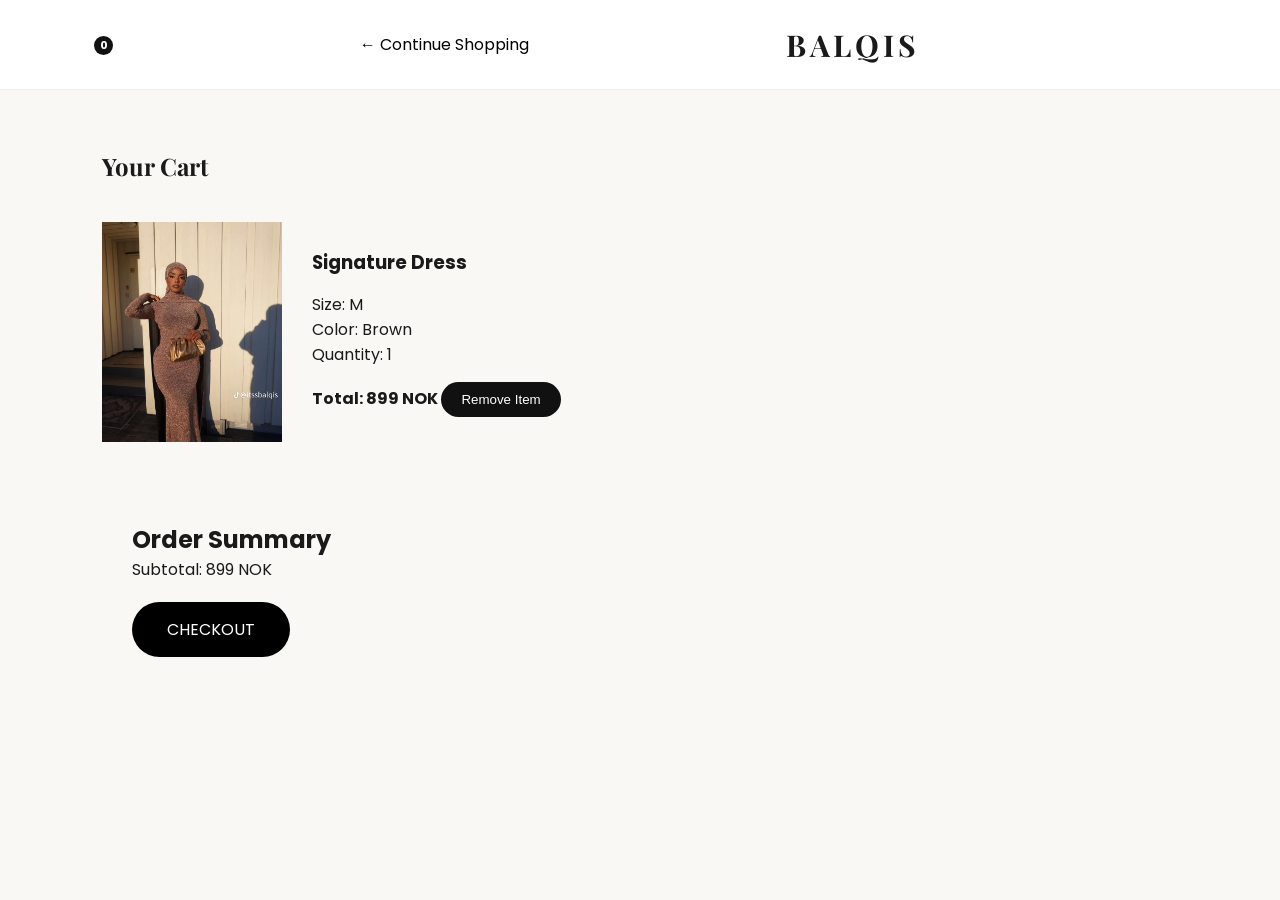
<file: cart.html>
<!DOCTYPE html>
<html lang="en">

<head>
    <meta charset="UTF-8">
    <meta name="viewport" content="width=device-width, initial-scale=1.0">
    <title>Cart | BALQIS</title>

    <link rel="stylesheet" href="style.css">

    <link href="https://fonts.googleapis.com/css2?family=Playfair+Display:wght@500;600;700&family=Poppins:wght@300;400;500;600&display=swap" rel="stylesheet">
</head>

<body>

    <nav class="shop-navbar">
        <a href="cart.html" class="header-cart">
            <i class="fa-solid fa-bag-shopping"></i>
            <span id="cartCounter">0</span>
        </a>
        <a href="shop.html" class="back-link">← Continue Shopping</a>

        <div class="shop-logo">
            BALQIS
        </div>

        <div></div>
    </nav>

    <section class="cart-page">

        <h1>Your Cart</h1>

        <div class="cart-item" id="cartItem">
            <div id="emptyCart" style="display:none;">

                <h2>Your cart is empty</h2>

                <p>Looks like you haven't added anything yet.</p>

                <a href="shop.html" class="checkout-btn">
        Continue Shopping
    </a>

            </div>

            <img src="assets/images/bilde3.jpg" alt="Dress">

            <div class="cart-info">
                <h3>Signature Dress</h3>
                <p>Size: <span id="cartSize">M</span></p>
                <p>Color: <span id="cartColor">Brown</span></p>
                <p>Quantity: <span id="cartQuantity">1</span></p>

                <strong>
    Total: <span id="cartTotal">899</span> NOK
</strong>

                <button id="removeCartBtn" class="remove-cart">
    Remove Item
</button>

            </div>

        </div>

        <div class="cart-summary">

            <h2>Order Summary</h2>

            <p>Subtotal: <span id="cartSubtotal">899</span> NOK</p>

            <a href="#" class="checkout-btn">
                CHECKOUT
            </a>

        </div>

    </section>

    <script>
        const savedQuantity = localStorage.getItem("cartQuantity") || 1;
        document.getElementById("cartQuantity").textContent = savedQuantity;
    </script>

    <script>
        const quantity = Number(localStorage.getItem("cartQuantity")) || 1;
        const price = Number(localStorage.getItem("cartPrice")) || 899;

        const total = quantity * price;

        document.getElementById("cartQuantity").textContent = quantity;
        document.getElementById("cartTotal").textContent = total;
        document.getElementById("cartSubtotal").textContent = total;
    </script>

    <script>
        const cartCounter = document.getElementById("cartCounter");

        if (cartCounter) {
            const savedCartCount =
                localStorage.getItem("cartCount") || 0;

            cartCounter.textContent = savedCartCount;
        }
    </script>

    <script>
        const cartQuantity = Number(localStorage.getItem("cartQuantity")) || 0;

        if (quantity === 0) {

            document.getElementById("cartItem").style.display = "none";

            document.getElementById("emptyCart").style.display = "block";

        }
    </script>

    <script>
        const removeBtn = document.getElementById("removeCartBtn");

        if (removeBtn) {

            removeBtn.addEventListener("click", () => {

                localStorage.removeItem("cartQuantity");
                localStorage.removeItem("cartCount");

                location.reload();

            });

        }
    </script>
    <script>
        document.getElementById("cartSize").textContent =
            localStorage.getItem("cartSize") || "M";

        document.getElementById("cartColor").textContent =
            localStorage.getItem("cartColor") || "Brown";
    </script>

</body>

</html>
</file>
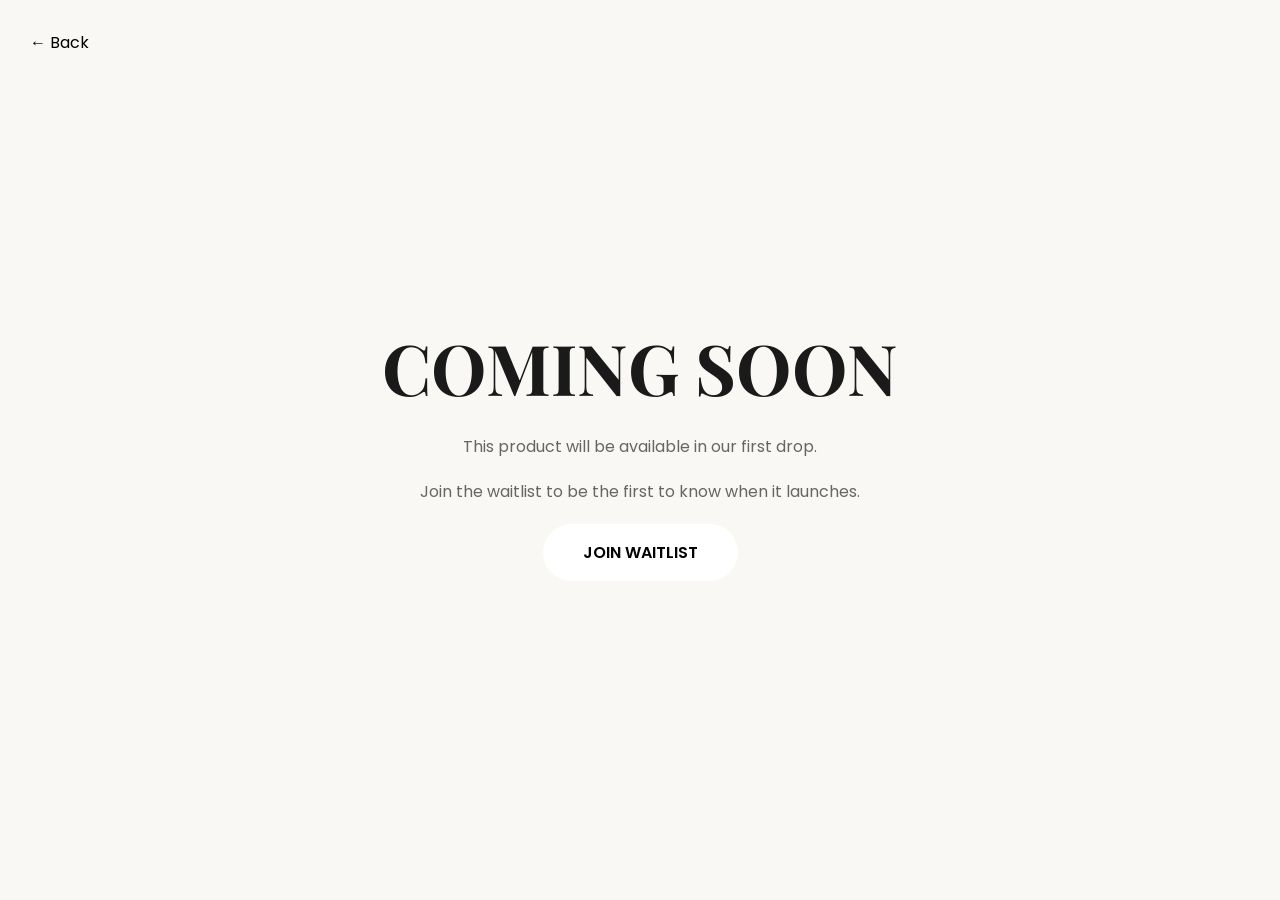
<file: coming-soon.html>
<!DOCTYPE html>
<html lang="en">

<head>
    <meta charset="UTF-8">
    <meta name="viewport" content="width=device-width, initial-scale=1.0">
    <title>Coming Soon | BALQIS</title>

    <link rel="stylesheet" href="style.css">

    <link href="https://fonts.googleapis.com/css2?family=Playfair+Display:wght@500;600;700&family=Poppins:wght@300;400;500;600&display=swap" rel="stylesheet">
</head>

<body>

    <section class="coming-soon-page">

        <a href="index.html" class="back-link">
            ← Back
        </a>

        <h1>COMING SOON</h1>

        <p>
            This product will be available in our first drop.
        </p>

        <p>
            Join the waitlist to be the first to know when it launches.
        </p>

        <a href="index.html#contact" class="btn">
            JOIN WAITLIST
        </a>

    </section>

</body>

</html>
</file>
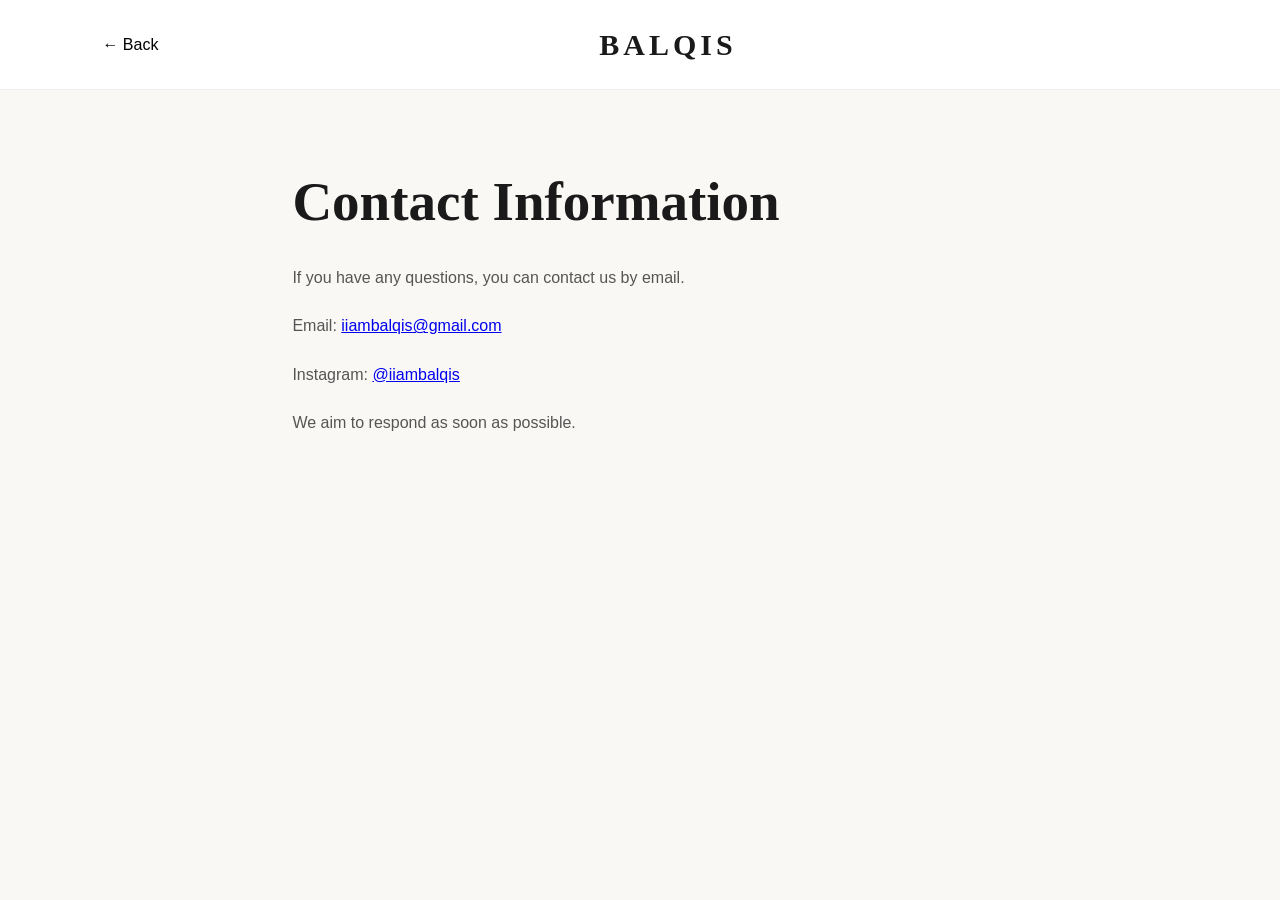
<file: contact.html>
<!DOCTYPE html>
<html lang="en">

<head>
    <meta charset="UTF-8">
    <title>Contact Information | BALQIS</title>
    <link rel="stylesheet" href="style.css">
</head>

<body>

    <nav class="shop-navbar">
        <a href="index.html" class="back-link">← Back</a>
        <div class="shop-logo">BALQIS</div>
        <div></div>
    </nav>

    <section class="policy-page">
        <h1>Contact Information</h1>

        <p>If you have any questions, you can contact us by email.</p>

        <p>
            Email: <a href="mailto:iiambalqis@gmail.com">iiambalqis@gmail.com</a>
        </p>

        <p>
            Instagram: <a href="https://www.instagram.com/iiambalqis/" target="_blank">@iiambalqis</a>
        </p>

        <p>We aim to respond as soon as possible.</p>
    </section>

</body>

</html>
</file>
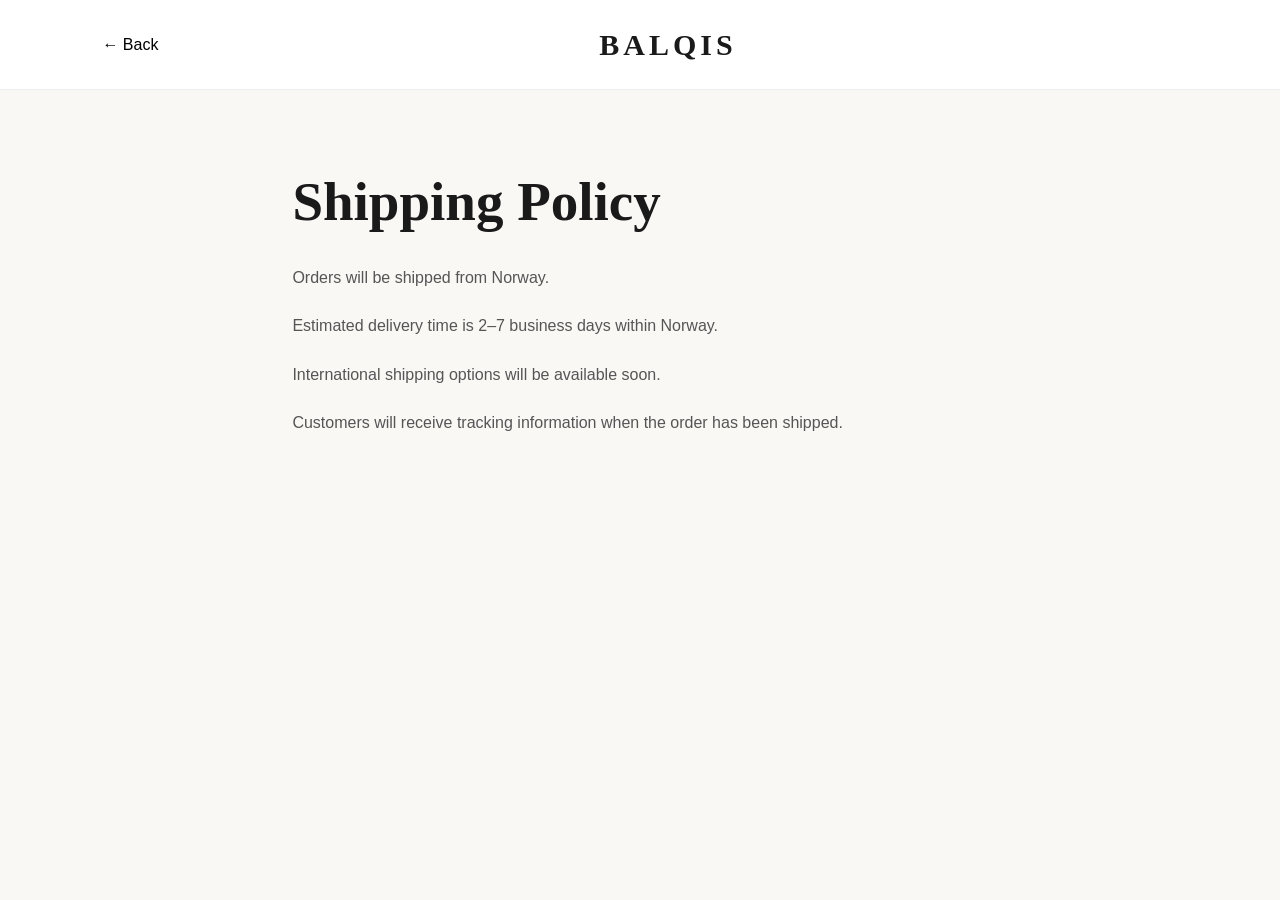
<file: delivery.html>
<!DOCTYPE html>
<html lang="en">

<head>
    <meta charset="UTF-8">
    <title>Shipping Policy | BALQIS</title>
    <link rel="stylesheet" href="style.css">
</head>

<body>

    <nav class="shop-navbar">
        <a href="index.html" class="back-link">← Back</a>
        <div class="shop-logo">BALQIS</div>
        <div></div>
    </nav>

    <section class="policy-page">
        <h1>Shipping Policy</h1>

        <p>Orders will be shipped from Norway.</p>
        <p>Estimated delivery time is 2–7 business days within Norway.</p>
        <p>International shipping options will be available soon.</p>
        <p>Customers will receive tracking information when the order has been shipped.</p>
    </section>

</body>

</html>
</file>
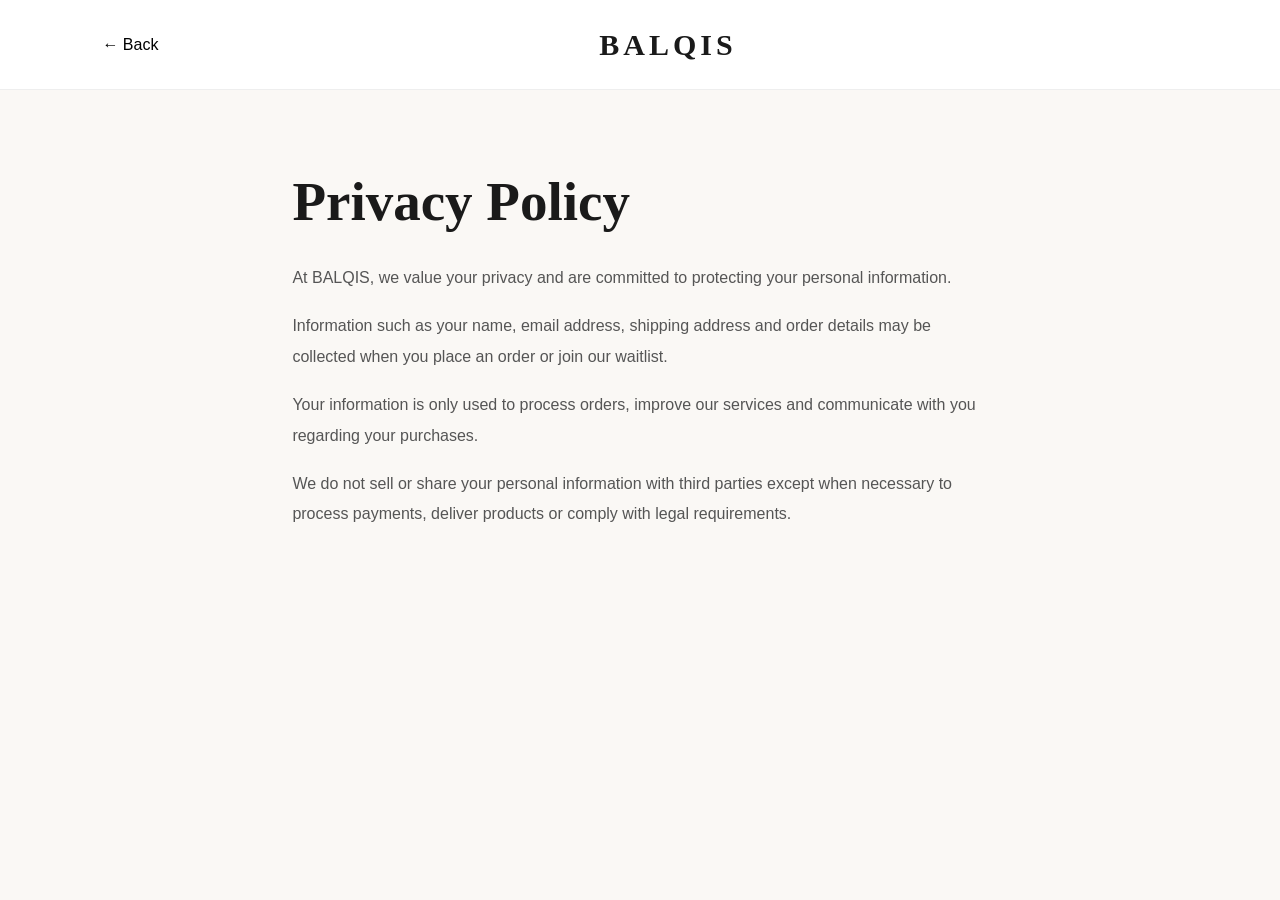
<file: privacy.html>
<!DOCTYPE html>
<html lang="en">

<head>
    <meta charset="UTF-8">
    <meta name="viewport" content="width=device-width, initial-scale=1.0">
    <title>Privacy Policy | BALQIS</title>
    <link rel="stylesheet" href="style.css">
</head>

<body>

    <nav class="shop-navbar">
        <a href="index.html" class="back-link">← Back</a>
        <div class="shop-logo">BALQIS</div>
        <div></div>
    </nav>

    <section class="policy-page">

        <h1>Privacy Policy</h1>

        <p>
            At BALQIS, we value your privacy and are committed to protecting your personal information.
        </p>

        <p>
            Information such as your name, email address, shipping address and order details may be collected when you place an order or join our waitlist.
        </p>

        <p>
            Your information is only used to process orders, improve our services and communicate with you regarding your purchases.
        </p>

        <p>
            We do not sell or share your personal information with third parties except when necessary to process payments, deliver products or comply with legal requirements.
        </p>

    </section>

</body>

</html>
</file>
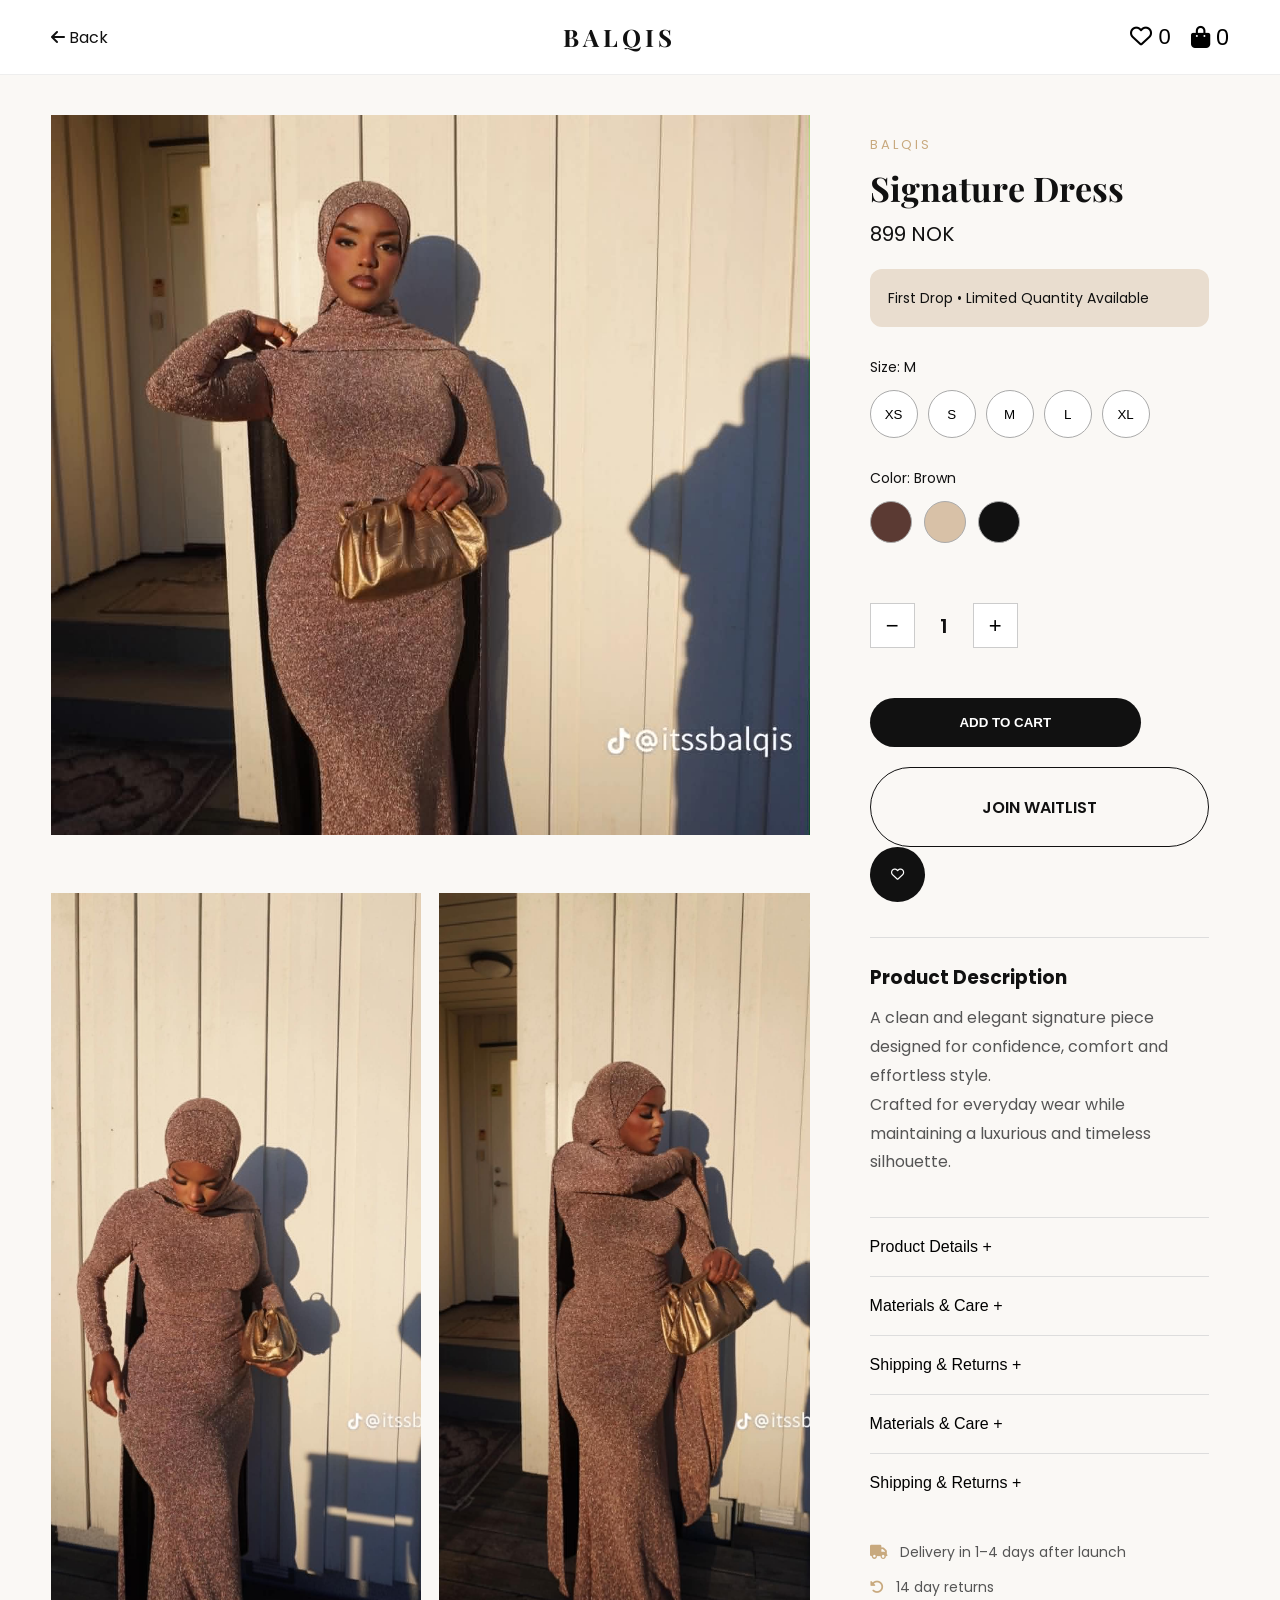
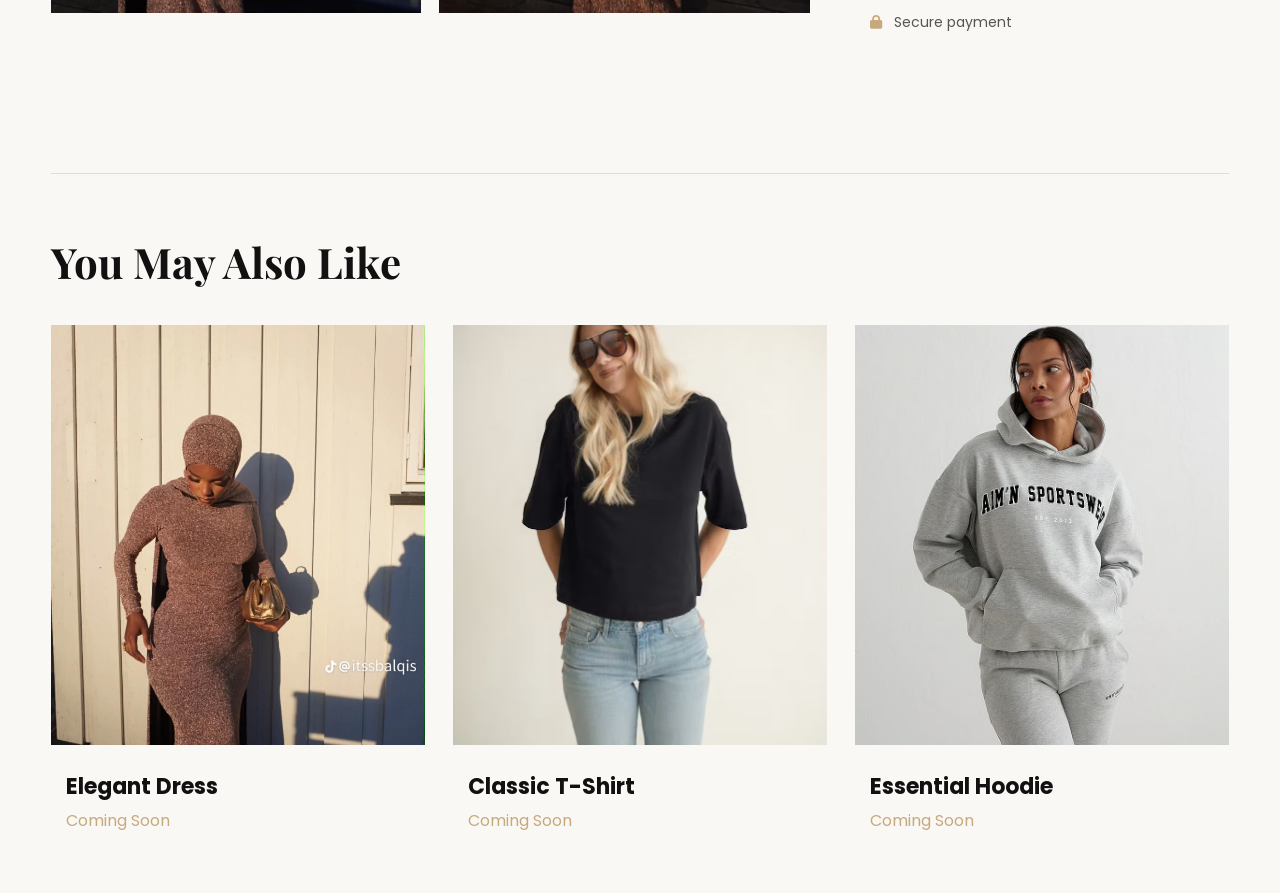
<file: product.html>
<!DOCTYPE html>
<html lang="en">

<head>
    <meta charset="UTF-8">
    <meta name="viewport" content="width=device-width, initial-scale=1.0">
    <title>Signature Dress | BALQIS</title>

    <link rel="stylesheet" href="product.css">

    <link rel="stylesheet" href="https://cdnjs.cloudflare.com/ajax/libs/font-awesome/6.5.1/css/all.min.css">

    <link href="https://fonts.googleapis.com/css2?family=Playfair+Display:wght@500;600;700&family=Poppins:wght@300;400;500;600&display=swap" rel="stylesheet">
</head>

<body>

    <header class="product-header">

        <a href="shop.html" class="back-link">
            <i class="fa-solid fa-arrow-left"></i> Back
        </a>

        <h1>BALQIS</h1>

        <div class="header-icons">

            <button class="header-heart">

    <i class="fa-regular fa-heart"></i>

    <span id="wishlistCounter">0</span>

</button>

            <a href="cart.html" class="header-cart">
                <i class="fa-solid fa-bag-shopping"></i>
                <span id="cartCounter">0</span>
            </a>
        </div>

    </header>

    <main class="product-page">

        <!-- LEFT SIDE -->
        <section class="product-gallery">

            <img src="assets/images/bilde3.jpg" alt="Signature Dress">

            <img src="assets/images/bilde2.jpg" alt="Signature Dress">

            <img src="assets/images/bilder.jpg" alt="Signature Dress">

        </section>

        <!-- RIGHT SIDE -->
        <aside class="product-details">

            <p class="brand">BALQIS</p>

            <h2>Signature Dress</h2>

            <p class="price">899 NOK</p>

            <div class="offer-box">
                First Drop • Limited Quantity Available
            </div>

            <!-- SIZE -->
            <div class="sizes">

                <p>
                    Size:
                    <span id="selectedSizeText">M</span>
                </p>

                <div class="size-options">
                    <button>XS</button>
                    <button>S</button>
                    <button>M</button>
                    <button>L</button>
                    <button>XL</button>
                </div>

            </div>

            <!-- COLOR -->
            <div class="colors">

                <p>Color: <span id="selectedColorText">Brown</span></p>

                <div class="color-options">
                    <span class="brown"></span>
                    <span class="beige"></span>
                    <span class="black"></span>
                </div>

            </div>

            <!-- BUTTONS -->
            <div class="product-buttons">

                <div class="quantity-selector">

                    <button id="minusBtn">−</button>

                    <span id="quantity">1</span>

                    <button id="plusBtn">+</button>

                </div>

                <button class="add-cart" id="addToCartBtn">
    ADD TO CART
</button>
                <a href="index.html#contact" class="join-waitlist">
                JOIN WAITLIST
            </a>
            </div>

            <button class="wishlist">
                <i class="fa-regular fa-heart"></i>
            </button>

            <!-- DESCRIPTION -->

            <div class="product-description">

                <h3>Product Description</h3>

                <p>
                    A clean and elegant signature piece designed for confidence, comfort and effortless style.
                </p>

                <p>
                    Crafted for everyday wear while maintaining a luxurious and timeless silhouette.
                </p>

            </div>

            <div class="accordion">

                <div class="accordion-item">
                    <button class="accordion-btn">
            Product Details +
        </button>

                    <div class="accordion-content">
                        Elegant full-length dress designed for comfort, confidence and modest fashion.
                    </div>
                </div>

                <div class="accordion-item">
                    <button class="accordion-btn">
            Materials & Care +
        </button>

                    <div class="accordion-content">
                        95% Polyester, 5% Elastane. Machine wash cold.
                    </div>
                </div>

                <div class="accordion-item">
                    <button class="accordion-btn">
            Shipping & Returns +
        </button>

                    <div class="accordion-content">
                        Delivery in 1–4 days after launch. 14 day return policy.
                    </div>
                </div>

            </div>

            <div class="accordion-item">
                <button class="accordion-btn">
            Materials & Care +
        </button>

                <div class="accordion-content">
                    95% Polyester, 5% Elastane. Machine wash cold.
                </div>
            </div>

            <div class="accordion-item">
                <button class="accordion-btn">
            Shipping & Returns +
        </button>

                <div class="accordion-content">
                    Delivery in 1–4 days after launch. 14 day return policy.
                </div>
            </div>

            </div>

            <!-- DELIVERY -->

            <div class="delivery">

                <p>
                    <i class="fa-solid fa-truck"></i> Delivery in 1–4 days after launch
                </p>

                <p>
                    <i class="fa-solid fa-rotate-left"></i> 14 day returns
                </p>

                <p>
                    <i class="fa-solid fa-lock"></i> Secure payment
                </p>

            </div>

        </aside>

        <section class="related-products">

            <h2>You May Also Like</h2>

            <div class="related-grid">

                <a href="coming-soon.html" class="related-card">
                    <img src="assets/images/bilde2.jpg" alt="Elegant Dress">
                    <h3>Elegant Dress</h3>
                    <p>Coming Soon</p>
                </a>

                <a href="coming-soon.html" class="related-card">
                    <img src="assets/images/genser.jpg" alt="Classic T-Shirt">
                    <h3>Classic T-Shirt</h3>
                    <p>Coming Soon</p>
                </a>

                <a href="coming-soon.html" class="related-card">
                    <img src="assets/images/hoodie.jpg" alt="Essential Hoodie">
                    <h3>Essential Hoodie</h3>
                    <p>Coming Soon</p>
                </a>

            </div>

        </section>

    </main>

    <script>
        let selectedSize = "M";
        let selectedColor = "Brown";
    </script>

    <script>
        const sizeButtons = document.querySelectorAll(".size-options button");

        sizeButtons.forEach((button) => {
            button.addEventListener("click", () => {
                sizeButtons.forEach((btn) => btn.classList.remove("active"));
                button.classList.add("active");
                selectedSize = button.textContent;
                document.getElementById("selectedSizeText").textContent =
                    selectedSize;
            });
        });

        const colorButtons = document.querySelectorAll(".color-options span");

        colorButtons.forEach((color) => {
            color.addEventListener("click", () => {
                colorButtons.forEach((c) => c.classList.remove("active"));
                color.classList.add("active");

                if (color.classList.contains("brown")) {
                    selectedColor = "Brown";
                } else if (color.classList.contains("beige")) {
                    selectedColor = "Beige";
                } else if (color.classList.contains("black")) {
                    selectedColor = "Black";
                }

                document.getElementById("selectedColorText").textContent = selectedColor;
            });
        });
    </script>
    <script>
        const wishlistBtn = document.querySelector(".wishlist");
        const wishlistCounter = document.getElementById("wishlistCounter");

        let wishlistCount = Number(localStorage.getItem("wishlistCount")) || 0;

        wishlistCounter.textContent = wishlistCount;

        wishlistBtn.addEventListener("click", () => {
            wishlistBtn.classList.toggle("active");

            const icon = wishlistBtn.querySelector("i");

            if (wishlistBtn.classList.contains("active")) {
                icon.classList.remove("fa-regular");
                icon.classList.add("fa-solid");
                wishlistCount = 1;
            } else {
                icon.classList.remove("fa-solid");
                icon.classList.add("fa-regular");
                wishlistCount = 0;
            }

            localStorage.setItem("wishlistCount", wishlistCount);
            wishlistCounter.textContent = wishlistCount;
        });
    </script>
    <script>
        const accordionButtons = document.querySelectorAll(".accordion-btn");

        accordionButtons.forEach((button) => {

            button.addEventListener("click", () => {

                const content = button.nextElementSibling;

                if (content.style.display === "block") {
                    content.style.display = "none";
                } else {
                    content.style.display = "block";
                }

            });

        });
    </script>
    <script>
        const quantityElement = document.getElementById("quantity");

        const plusBtn = document.getElementById("plusBtn");
        const minusBtn = document.getElementById("minusBtn");

        let quantity = 1;

        plusBtn.addEventListener("click", () => {
            quantity++;
            quantityElement.textContent = quantity;
        });

        minusBtn.addEventListener("click", () => {
            if (quantity > 1) {
                quantity--;
                quantityElement.textContent = quantity;
            }
        });
    </script>

    <script>
        const addToCartBtn = document.getElementById("addToCartBtn");

        addToCartBtn.addEventListener("click", () => {
            localStorage.setItem("cartQuantity", quantity);
            localStorage.setItem("cartCount", quantity);
            localStorage.setItem("cartPrice", 899);
            localStorage.setItem("cartProduct", "Signature Dress");

            localStorage.setItem("cartSize", selectedSize);
            localStorage.setItem("cartColor", selectedColor);

            const popup = document.getElementById("cartPopup");

            popup.classList.add("show");

            setTimeout(() => {
                window.location.href = "cart.html";
            }, 2000);
        });
    </script>
    <script>
        const cartCounter = document.getElementById("cartCounter");

        if (cartCounter) {
            const savedCartCount = localStorage.getItem("cartCount") || 0;
            cartCounter.textContent = savedCartCount;
        }
    </script>

    <div id="cartPopup" class="cart-popup">
        ✓ Added to Cart
    </div>

</body>

</html>
</file>
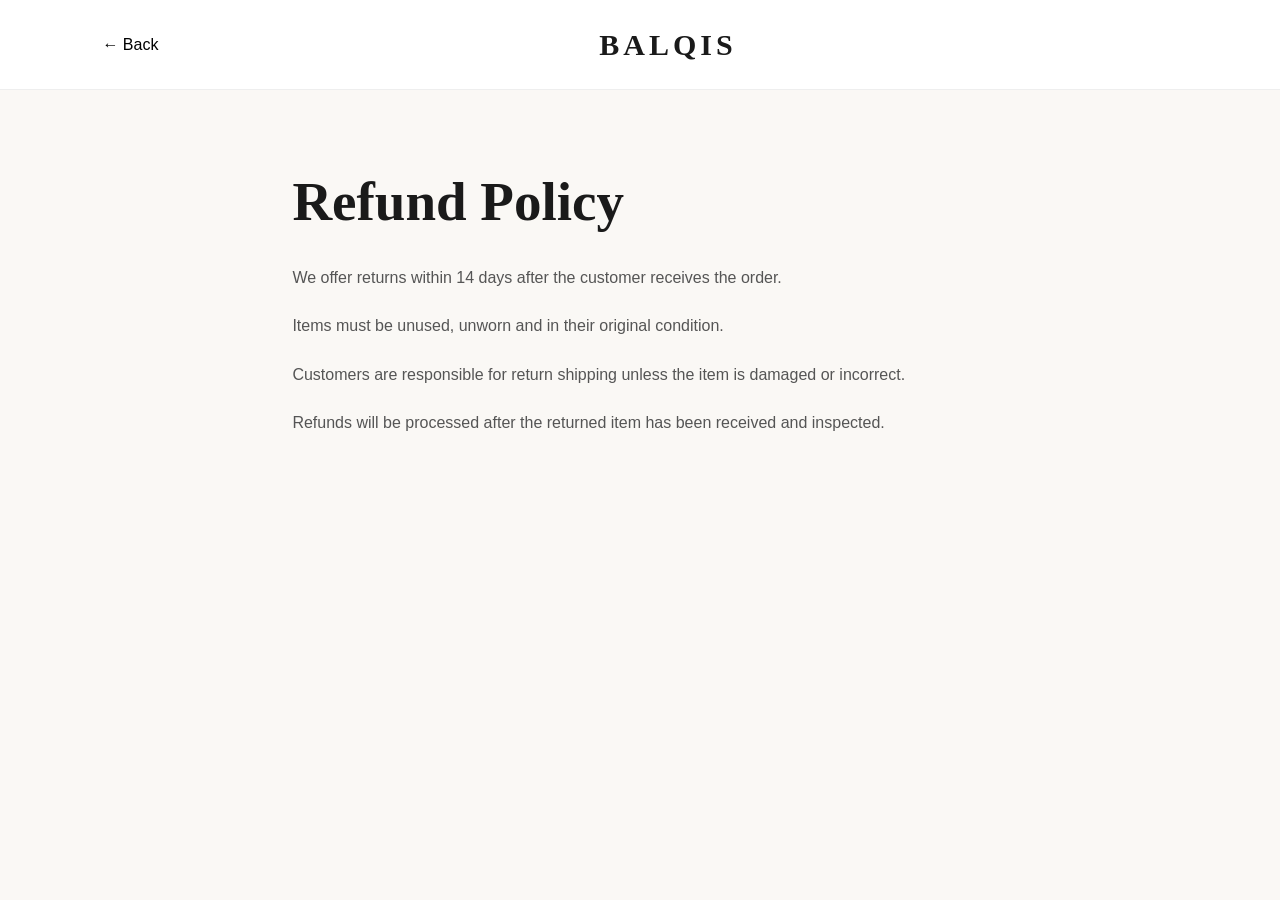
<file: returns.html>
<!DOCTYPE html>
<html lang="en">

<head>
    <meta charset="UTF-8">
    <title>Refund Policy | BALQIS</title>
    <link rel="stylesheet" href="style.css">
</head>

<body>

    <nav class="shop-navbar">
        <a href="index.html" class="back-link">← Back</a>
        <div class="shop-logo">BALQIS</div>
        <div></div>
    </nav>

    <section class="policy-page">
        <h1>Refund Policy</h1>

        <p>We offer returns within 14 days after the customer receives the order.</p>
        <p>Items must be unused, unworn and in their original condition.</p>
        <p>Customers are responsible for return shipping unless the item is damaged or incorrect.</p>
        <p>Refunds will be processed after the returned item has been received and inspected.</p>
    </section>

</body>

</html>
</file>
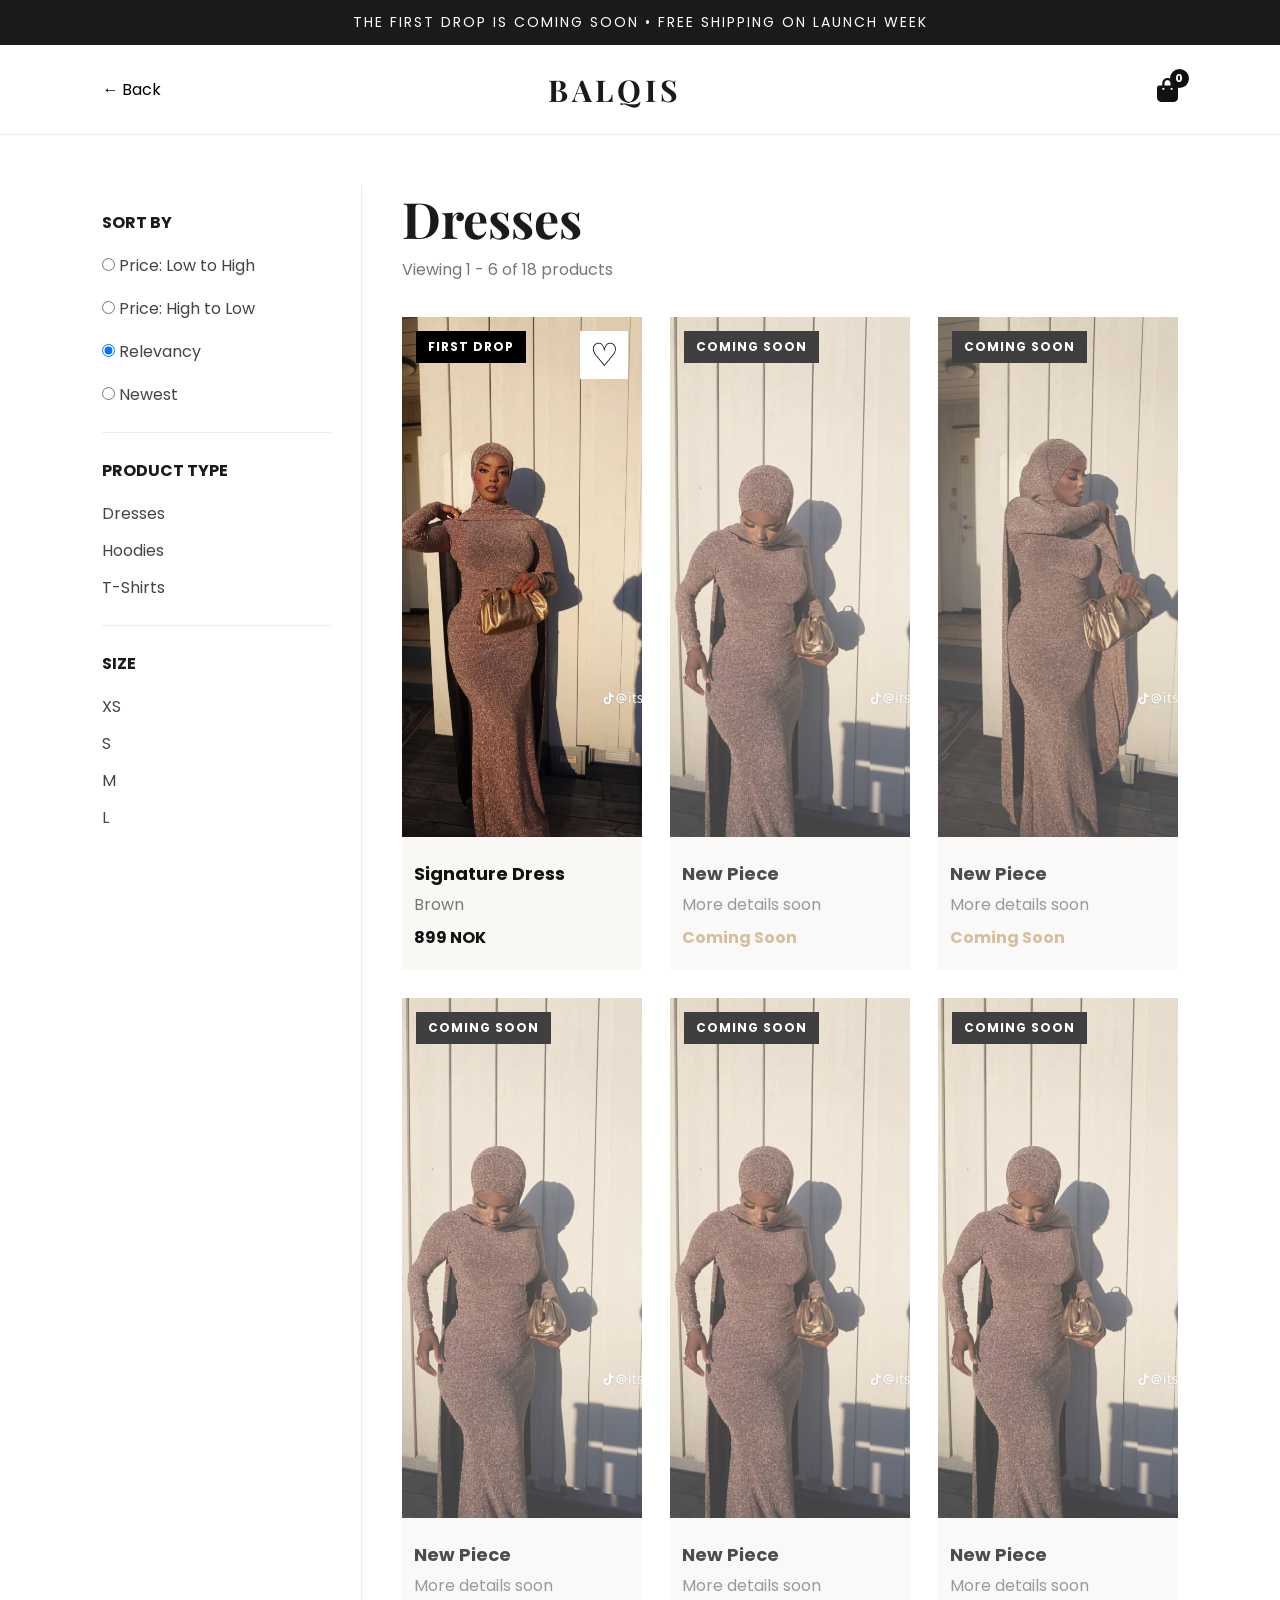
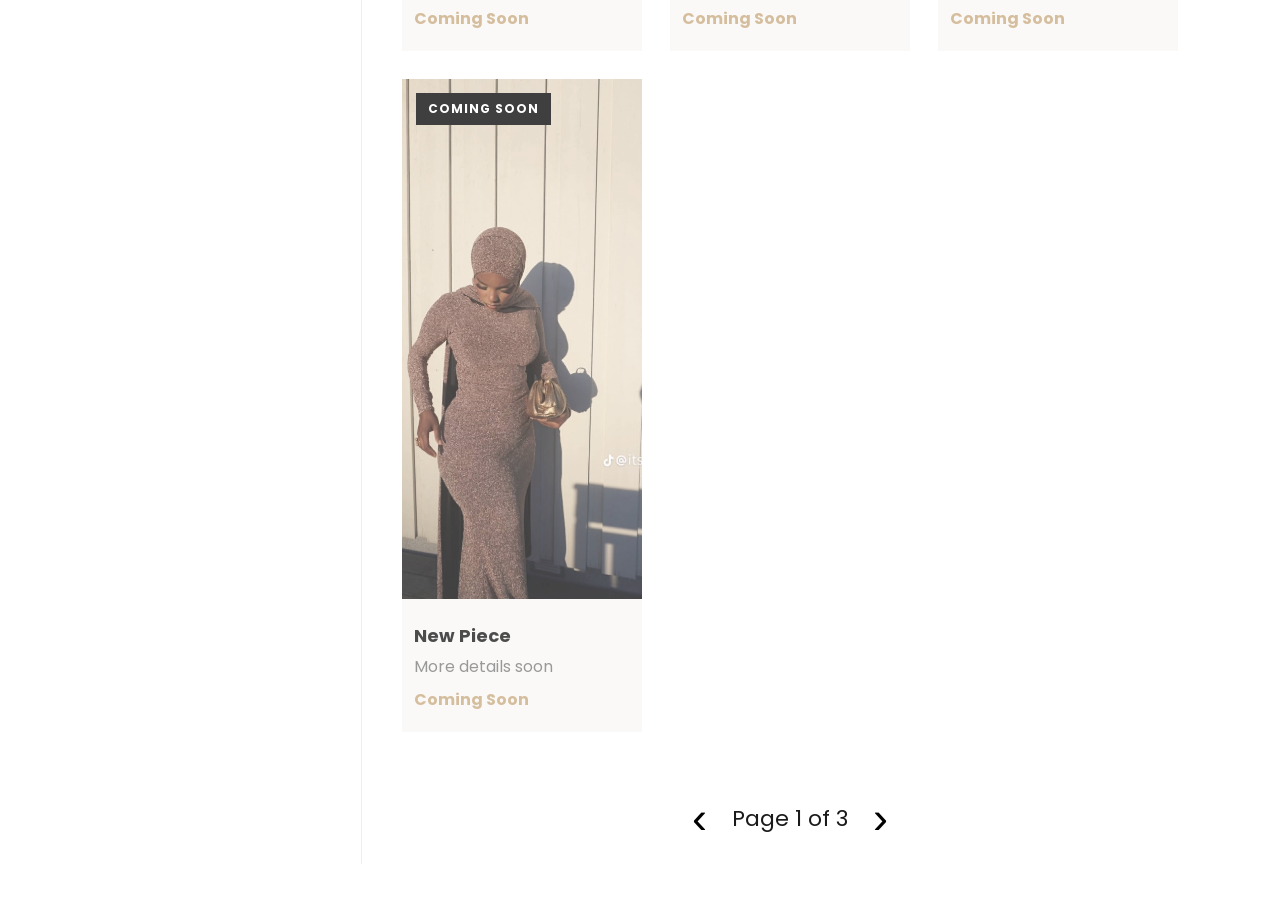
<file: shop.html>
<!DOCTYPE html>
<html lang="en">

<head>
    <meta charset="UTF-8">
    <meta name="viewport" content="width=device-width, initial-scale=1.0">
    <title>Shop | BALQIS</title>

    <link rel="stylesheet" href="style.css">

    <link href="https://fonts.googleapis.com/css2?family=Playfair+Display:wght@500;600;700&family=Poppins:wght@300;400;500;600&display=swap" rel="stylesheet">

    <link rel="stylesheet" href="https://cdnjs.cloudflare.com/ajax/libs/font-awesome/6.7.2/css/all.min.css">
</head>

<body>

    <div class="top-banner">
        THE FIRST DROP IS COMING SOON • FREE SHIPPING ON LAUNCH WEEK
    </div>

    <nav class="shop-navbar">

        <a href="index.html" class="back-link">
            ← Back
        </a>

        <div class="shop-logo">
            BALQIS
        </div>

        <div class="nav-icons">
            <i class="fa-solid fa-magnifying-glass"></i>
            <i class="fa-regular fa-heart"></i>
            <a href="cart.html" class="header-cart">
                <i class="fa-solid fa-bag-shopping"></i>
                <span id="cartCounter">0</span>
            </a>
        </div>

    </nav>

    <section class="shop-page">

        <aside class="shop-filter">

            <h3>SORT BY</h3>

            <label><input type="radio" name="sort"> Price: Low to High</label>
            <label><input type="radio" name="sort"> Price: High to Low</label>
            <label><input type="radio" name="sort" checked> Relevancy</label>
            <label><input type="radio" name="sort"> Newest</label>

            <hr>

            <h3>PRODUCT TYPE</h3>

            <p>Dresses</p>
            <p>Hoodies</p>
            <p>T-Shirts</p>

            <hr>

            <h3>SIZE</h3>

            <p>XS</p>
            <p>S</p>
            <p>M</p>
            <p>L</p>

        </aside>

        <main class="shop-products">

            <h1>Dresses</h1>

            <p class="shop-count">
                Viewing 1 - 6 of 18 products
            </p>

            <div class="shop-grid">

                <a href="product.html" class="shop-card">
                    <span class="product-badge">FIRST DROP</span>
                    <button class="heart-btn">♡</button>
                    <img src="assets/images/bilde3.jpg" alt="Signature Dress">
                    <h3>Signature Dress</h3>
                    <p>Brown</p>
                    <strong>899 NOK</strong>
                </a>

                <div class="shop-card coming-product">
                    <span class="product-badge">COMING SOON</span>
                    <img src="assets/images/bilde2.jpg" alt="Coming Soon">
                    <h3>New Piece</h3>
                    <p>More details soon</p>
                    <strong>Coming Soon</strong>
                </div>

                <div class="shop-card coming-product">
                    <span class="product-badge">COMING SOON</span>
                    <img src="assets/images/bilder.jpg" alt="Coming Soon">
                    <h3>New Piece</h3>
                    <p>More details soon</p>
                    <strong>Coming Soon</strong>

                </div>

                <div class="shop-card coming-product">
                    <span class="product-badge">COMING SOON</span>
                    <img src="assets/images/bilde2.jpg" alt="Coming Soon">
                    <h3>New Piece</h3>
                    <p>More details soon</p>
                    <strong>Coming Soon</strong>
                </div>

                <div class="shop-card coming-product">
                    <span class="product-badge">COMING SOON</span>
                    <img src="assets/images/bilde2.jpg" alt="Coming Soon">
                    <h3>New Piece</h3>
                    <p>More details soon</p>
                    <strong>Coming Soon</strong>
                </div>

                <div class="shop-card coming-product">
                    <span class="product-badge">COMING SOON</span>
                    <img src="assets/images/bilde2.jpg" alt="Coming Soon">
                    <h3>New Piece</h3>
                    <p>More details soon</p>
                    <strong>Coming Soon</strong>
                </div>

                <div class="shop-card coming-product">
                    <span class="product-badge">COMING SOON</span>
                    <img src="assets/images/bilde2.jpg" alt="Coming Soon">
                    <h3>New Piece</h3>
                    <p>More details soon</p>
                    <strong>Coming Soon</strong>
                </div>

            </div>

            <div class="page-control">
                <button>‹</button>
                <span>Page 1 of 3</span>
                <button>›</button>
            </div>

        </main>

    </section>

    <script src="script.js"></script>

    <script>
        const cartCounter = document.getElementById("cartCounter");

        if (cartCounter) {
            const savedCartCount =
                localStorage.getItem("cartCount") || 0;

            cartCounter.textContent = savedCartCount;
        }
    </script>

</body>

</html>
</file>
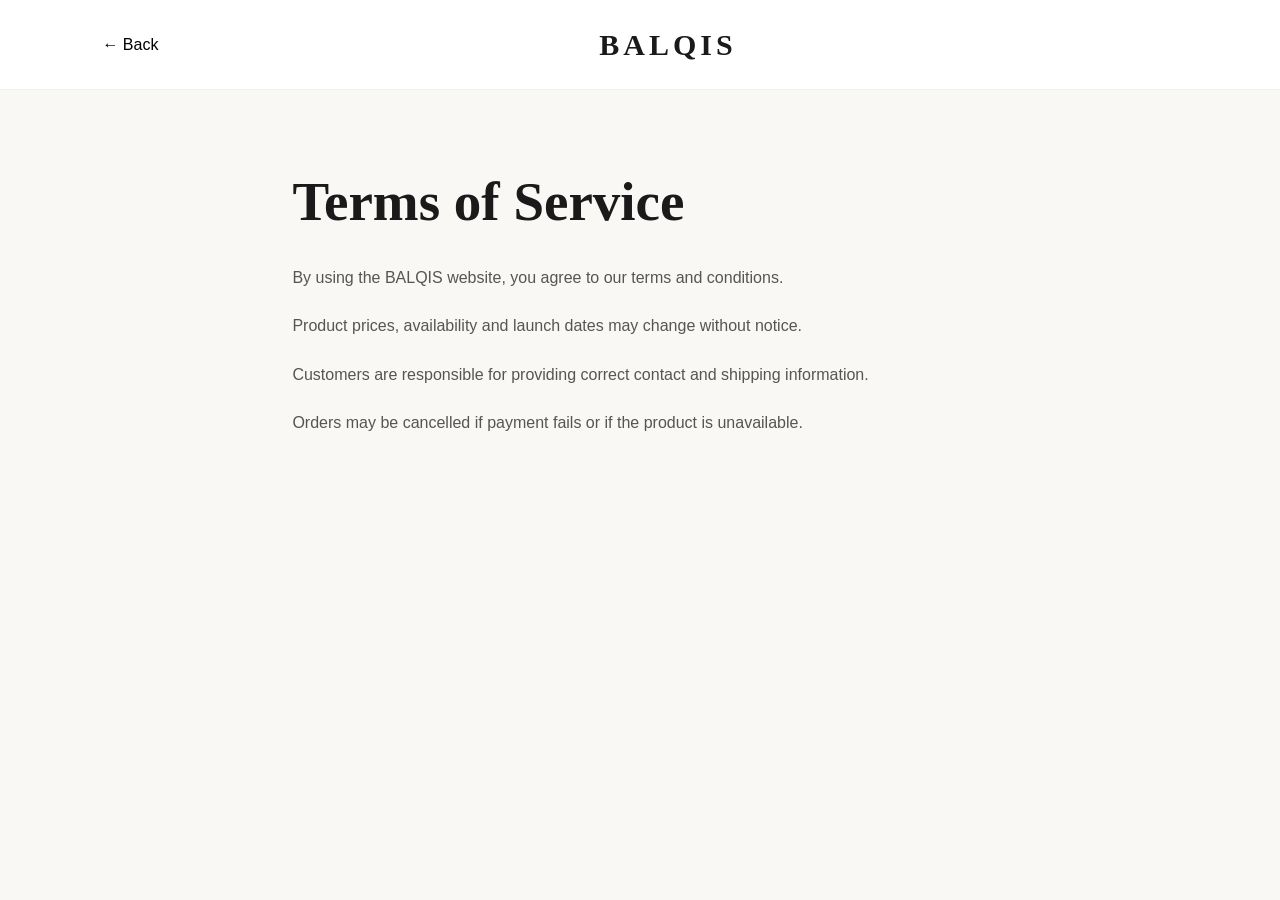
<file: terms.html>
<!DOCTYPE html>
<html lang="en">

<head>
    <meta charset="UTF-8">
    <title>Terms of Service | BALQIS</title>
    <link rel="stylesheet" href="style.css">
</head>

<body>

    <nav class="shop-navbar">
        <a href="index.html" class="back-link">← Back</a>
        <div class="shop-logo">BALQIS</div>
        <div></div>
    </nav>

    <section class="policy-page">
        <h1>Terms of Service</h1>

        <p>By using the BALQIS website, you agree to our terms and conditions.</p>
        <p>Product prices, availability and launch dates may change without notice.</p>
        <p>Customers are responsible for providing correct contact and shipping information.</p>
        <p>Orders may be cancelled if payment fails or if the product is unavailable.</p>
    </section>

</body>

</html>
</file>
<file: style.css>
* {
    margin: 0;
    padding: 0;
    box-sizing: border-box;
}

html {
    scroll-behavior: smooth;
}

body {
    font-family: 'Poppins', sans-serif;
    background: #faf8f5;
    color: #1a1a1a;
}


/* TOP BAR */

.top-banner {
    background: #1a1a1a;
    color: white;
    text-align: center;
    padding: 12px;
    font-size: 14px;
    letter-spacing: 2px;
}


/* NAVBAR */

.navbar {
    position: absolute;
    width: 100%;
    top: 0;
    left: 0;
    z-index: 100;
    display: flex;
    justify-content: space-between;
    align-items: center;
    padding: 25px 8%;
}

.logo {
    color: white;
    font-family: 'Playfair Display', serif;
    font-size: 30px;
    letter-spacing: 4px;
}

.nav-links {
    display: flex;
    list-style: none;
    gap: 35px;
}

.nav-links a {
    color: white;
    text-decoration: none;
    letter-spacing: 2px;
    font-size: 14px;
}

.cart {
    color: white;
    font-size: 24px;
}


/* HERO */

.hero {
    height: 100vh;
    position: relative;
    display: flex;
    justify-content: center;
    align-items: center;
    text-align: center;
    overflow: hidden;
}

.hero-video {
    position: absolute;
    width: 100%;
    height: 100%;
    object-fit: cover;
    top: 0;
    left: 0;
}

.overlay {
    position: absolute;
    width: 100%;
    height: 100%;
    background: rgba(0, 0, 0, 0.45);
}

.hero-content {
    position: relative;
    z-index: 2;
    color: white;
    max-width: 800px;
}

.small-title {
    letter-spacing: 4px;
    margin-bottom: 20px;
}

.hero-content h1 {
    font-family: 'Playfair Display', serif;
    font-size: 110px;
    margin-bottom: 20px;
}

.hero-text {
    font-size: 18px;
    line-height: 1.8;
    margin-bottom: 35px;
}

.btn {
    display: inline-block;
    text-decoration: none;
    background: white;
    color: black;
    padding: 16px 40px;
    border-radius: 50px;
    font-weight: 600;
}

.products {
    padding: 100px 8%;
    text-align: center;
}

.products h2 {
    font-family: 'Playfair Display', serif;
    font-size: 50px;
    margin-bottom: 50px;
}

.product-card {
    max-width: 420px;
    margin: auto;
    background: white;
    border-radius: 20px;
    overflow: hidden;
    box-shadow: 0 20px 40px rgba(0, 0, 0, 0.1);
}

.product-image {
    width: 100%;
    height: 550px;
    object-fit: cover;
}

.product-info {
    padding: 30px;
}

.product-info h3 {
    font-family: 'Playfair Display', serif;
    margin-bottom: 15px;
}

.price {
    margin-bottom: 20px;
}

.btn-dark {
    border: none;
    background: #1a1a1a;
    color: white;
    padding: 14px 30px;
    border-radius: 50px;
    cursor: pointer;
}

.about-balqis {
    padding: 120px 8%;
    display: grid;
    grid-template-columns: 1fr 1fr;
    gap: 70px;
    align-items: center;
    background: #faf8f5;
}

.about-text h2 {
    font-family: 'Playfair Display', serif;
    font-size: 60px;
    margin-bottom: 25px;
}

.about-text p {
    line-height: 1.9;
    color: #555;
    margin-bottom: 18px;
}

.about-img img {
    width: 100%;
    height: 650px;
    object-fit: cover;
    border-radius: 280px 280px 20px 20px;
}

@media(max-width:900px) {
    .about-balqis {
        grid-template-columns: 1fr;
    }
    .about-text h2 {
        font-size: 42px;
    }
    .about-img img {
        height: 500px;
    }
}

.newsletter {
    background: #f1e8dc;
    text-align: center;
    padding: 100px 8%;
}

.newsletter h2 {
    font-family: 'Playfair Display', serif;
    font-size: 50px;
    margin-bottom: 20px;
}

.newsletter p {
    margin-bottom: 30px;
}

.newsletter form {
    display: flex;
    justify-content: center;
    gap: 10px;
    flex-wrap: wrap;
}

.newsletter input {
    padding: 15px;
    width: 300px;
}

.newsletter button {
    padding: 15px 25px;
    border: none;
    background: black;
    color: white;
}

footer {
    background: #1a1a1a;
    color: white;
    text-align: center;
    padding: 40px;
}

@media(max-width:900px) {
    .hero-content h1 {
        font-size: 65px;
    }
    .about {
        grid-template-columns: 1fr;
    }
    .nav-links {
        display: none;
    }
}

.navbar-scrolled {
    position: fixed;
    background: rgba(0, 0, 0, 0.85);
    backdrop-filter: blur(10px);
}

.nav-icons {
    display: flex;
    align-items: center;
    gap: 20px;
    color: white;
    font-size: 24px;
    cursor: pointer;
}

.menu-icon {
    display: none;
}

.cart-icon i {
    font-size: 24px;
}

.social-icons {
    display: flex;
    justify-content: center;
    gap: 25px;
    margin: 20px 0;
}

.social-icons a {
    color: white;
    font-size: 28px;
    transition: 0.3s;
}

.social-icons a:hover {
    color: #c8a97e;
}


/* MOBILE MENU */

@media(max-width:900px) {
    .menu-icon {
        display: block;
    }
    .nav-links {
        position: absolute;
        top: 80px;
        right: 8%;
        background: rgba(0, 0, 0, 0.9);
        width: 220px;
        padding: 25px;
        border-radius: 15px;
        display: none;
        flex-direction: column;
        gap: 20px;
    }
    .nav-links.active {
        display: flex;
    }
}

.features-bar {
    display: grid;
    grid-template-columns: repeat(4, 1fr);
    gap: 20px;
    padding: 35px 8%;
    background: #faf8f5;
    border-bottom: 1px solid #e8ded2;
    text-align: center;
}

.features-bar div {
    display: flex;
    flex-direction: column;
    align-items: center;
    gap: 10px;
}

.features-bar i {
    font-size: 24px;
    color: #c8a97e;
}

.features-bar p {
    font-size: 14px;
    letter-spacing: 1px;
    text-transform: uppercase;
}

@media(max-width:800px) {
    .features-bar {
        grid-template-columns: repeat(2, 1fr);
    }
}

.new-arrivals {
    padding: 100px 8%;
    text-align: center;
    background: #fff;
}

.section-label {
    color: #c8a97e;
    letter-spacing: 4px;
    font-size: 14px;
    margin-bottom: 15px;
}

.new-arrivals h2 {
    font-family: 'Playfair Display', serif;
    font-size: 50px;
    margin-bottom: 50px;
}

.arrival-grid {
    display: grid;
    grid-template-columns: repeat(3, 1fr);
    gap: 30px;
}

.arrival-card {
    background: #faf8f5;
    border-radius: 22px;
    overflow: hidden;
    padding-bottom: 25px;
}

.arrival-card img {
    width: 100%;
    height: 380px;
    object-fit: cover;
}

.arrival-card h3 {
    font-family: 'Playfair Display', serif;
    font-size: 28px;
    margin: 25px 0 8px;
}

.arrival-card p {
    color: #c8a97e;
}

.arrival-card {
    background: #faf8f5;
    border-radius: 22px;
    overflow: hidden;
    padding-bottom: 25px;
    box-shadow: 0 15px 35px rgba(0, 0, 0, 0.08);
    transition: 0.3s;
}

.arrival-card:hover {
    transform: translateY(-10px);
}


/* ny-arrival-card */

.arrival-card {
    text-decoration: none;
    color: #111;
    display: block;
    background: #faf8f5;
    border-radius: 22px;
    overflow: hidden;
    padding-bottom: 25px;
    box-shadow: 0 15px 35px rgba(0, 0, 0, 0.08);
    transition: 0.3s;
}

.arrival-card:hover {
    transform: translateY(-10px);
}

.arrival-card img {
    width: 100%;
    height: 380px;
    object-fit: cover;
    transition: 0.4s;
}

.arrival-card:hover img {
    transform: scale(1.05);
}

@media(max-width:900px) {
    .arrival-grid {
        grid-template-columns: 1fr;
    }
}

.testimonials {
    padding: 100px 8%;
    text-align: center;
    background: #faf8f5;
}

.testimonials h2 {
    font-family: 'Playfair Display', serif;
    font-size: 50px;
    margin-bottom: 50px;
}

.testimonial-grid {
    display: grid;
    grid-template-columns: repeat(3, 1fr);
    gap: 25px;
}

.testimonial-card {
    background: white;
    padding: 35px;
    border-radius: 25px;
    box-shadow: 0 15px 35px rgba(0, 0, 0, 0.06);
}

.testimonial-card p {
    line-height: 1.8;
    color: #555;
    margin-bottom: 20px;
}

.testimonial-card h4 {
    color: #c8a97e;
}

@media(max-width:900px) {
    .testimonial-grid {
        grid-template-columns: 1fr;
    }
}

.footer {
    background: #111;
    color: white;
    padding: 50px 8% 25px;
    margin-top: 80px;
}

.footer-top {
    display: grid;
    grid-template-columns: repeat(3, 1fr);
    gap: 60px;
    margin-bottom: 45px;
}

.footer h3 {
    font-size: 16px;
    margin-bottom: 18px;
    letter-spacing: 1px;
}

.footer a {
    display: block;
    color: #dcdcdc;
    text-decoration: none;
    margin-bottom: 10px;
    font-size: 15px;
}

.footer a:hover {
    color: white;
    text-decoration: underline;
}

.footer-bottom {
    border-top: 1px solid #333;
    padding-top: 25px;
    text-align: center;
}

.payments {
    display: flex;
    justify-content: center;
    align-items: center;
    gap: 14px;
    flex-wrap: wrap;
    margin: 25px 0;
}

.payments img {
    height: 28px;
    width: auto;
    background: white;
    padding: 5px 8px;
    border-radius: 5px;
    object-fit: contain;
}

.legal {
    display: flex;
    justify-content: center;
    gap: 22px;
    flex-wrap: wrap;
    margin-bottom: 15px;
}

.legal a {
    margin: 0;
}

.footer p {
    margin: 6px 0;
    color: #dcdcdc;
}

@media (max-width: 768px) {
    .footer-top {
        grid-template-columns: 1fr;
        gap: 30px;
    }
}

.payments i {
    font-size: 40px;
    color: white;
}

.language-selector {
    display: flex;
    justify-content: center;
    align-items: center;
    gap: 10px;
    margin-top: 20px;
}

.language-selector img {
    width: 24px;
    border-radius: 50%;
}

.footer-selectors {
    display: flex;
    justify-content: center;
    gap: 15px;
    margin-top: 20px;
}

.selector-btn {
    background: transparent;
    color: white;
    border: 1px solid #555;
    padding: 10px 16px;
    border-radius: 30px;
    display: flex;
    align-items: center;
    gap: 8px;
    cursor: pointer;
}

.popup-overlay {
    display: none;
    position: fixed;
    inset: 0;
    background: rgba(0, 0, 0, 0.6);
    z-index: 9999;
    justify-content: center;
    align-items: center;
}

.popup-box {
    background: #000;
    color: white;
    width: 430px;
    max-width: 90%;
    border-radius: 20px;
    padding: 30px;
    position: relative;
}

.popup-close {
    position: absolute;
    top: 18px;
    right: 22px;
    background: none;
    border: none;
    color: white;
    font-size: 34px;
    cursor: pointer;
}

.country-row {
    width: 100%;
    background: #333;
    color: white;
    border: none;
    padding: 15px 18px;
    border-radius: 30px;
    margin: 10px 0;
    text-align: left;
    font-size: 16px;
    cursor: pointer;
}

.country-row:hover {
    background: white;
    color: black;
}

.shop-navbar {
    height: 90px;
    padding: 0 8%;
    display: flex;
    align-items: center;
    justify-content: space-between;
    background: white;
    border-bottom: 1px solid #eee;
}

.back-link {
    color: black;
    text-decoration: none;
    font-size: 16px;
}

.shop-logo {
    font-family: 'Playfair Display', serif;
    font-size: 30px;
    letter-spacing: 4px;
    font-weight: 700;
}

.shop-page {
    display: grid;
    grid-template-columns: 260px 1fr;
    gap: 40px;
    padding: 50px 8%;
    background: white;
}

.shop-filter {
    border-right: 1px solid #eee;
    padding-right: 30px;
}

.shop-filter h3 {
    margin: 25px 0 18px;
    font-size: 16px;
}

.shop-filter label {
    display: block;
    margin-bottom: 18px;
    color: #444;
}

.shop-filter p {
    margin-bottom: 12px;
    color: #444;
}

.shop-filter hr {
    border: none;
    border-top: 1px solid #eee;
    margin: 25px 0;
}

.shop-products h1 {
    font-family: 'Playfair Display', serif;
    font-size: 50px;
    margin-bottom: 5px;
}

.shop-count {
    color: #777;
    margin-bottom: 35px;
}

.shop-grid {
    display: grid;
    grid-template-columns: repeat(3, 1fr);
    gap: 28px;
}

.shop-card {
    position: relative;
    background: #faf8f5;
    padding-bottom: 20px;
}

.shop-card img {
    width: 100%;
    height: 520px;
    object-fit: cover;
    background: #eee;
}

.shop-card h3,
.shop-card p,
.shop-card strong {
    margin-left: 12px;
}

.shop-card h3 {
    margin-top: 16px;
    font-size: 18px;
}

.shop-card p {
    color: #777;
    margin-top: 5px;
}

.shop-card strong {
    display: block;
    margin-top: 8px;
}

.heart-btn {
    position: absolute;
    top: 14px;
    right: 14px;
    width: 48px;
    height: 48px;
    border: none;
    background: white;
    font-size: 32px;
    cursor: pointer;
    z-index: 2;
}

.heart-btn.active {
    color: red;
}

.page-control {
    margin: 60px 0 20px;
    display: flex;
    justify-content: center;
    align-items: center;
    gap: 25px;
}

.page-control button {
    border: none;
    background: white;
    font-size: 45px;
    cursor: pointer;
}

.page-control span {
    font-size: 22px;
}

@media(max-width: 900px) {
    .shop-page {
        grid-template-columns: 1fr;
    }
    .shop-filter {
        border-right: none;
        border-bottom: 1px solid #eee;
        padding-bottom: 25px;
    }
    .shop-grid {
        grid-template-columns: 1fr;
    }
}

.coming-soon-page {
    min-height: 100vh;
    display: flex;
    flex-direction: column;
    justify-content: center;
    align-items: center;
    gap: 20px;
    text-align: center;
    padding: 30px;
}

.coming-soon-page h1 {
    font-family: 'Playfair Display', serif;
    font-size: 70px;
}

.coming-soon-page p {
    max-width: 500px;
    color: #666;
}

.coming-soon-page .back-link {
    position: absolute;
    top: 30px;
    left: 30px;
}

.shop-card {
    text-decoration: none;
    color: #111;
}

.product-badge {
    position: absolute;
    top: 14px;
    left: 14px;
    background: black;
    color: white;
    padding: 7px 12px;
    font-size: 12px;
    font-weight: 700;
    letter-spacing: 1px;
    z-index: 2;
}

.coming-product {
    opacity: 0.75;
}

.coming-product img {
    filter: grayscale(25%);
}

.coming-product strong {
    color: #c8a97e;
}

.cart-page {
    padding: 60px 8%;
}

.cart-page h1 {
    margin-bottom: 40px;
    font-family: 'Playfair Display', serif;
}

.cart-item {
    display: flex;
    gap: 30px;
    align-items: center;
    margin-bottom: 50px;
}

.cart-item img {
    width: 180px;
    height: 220px;
    object-fit: cover;
}

.cart-info h3 {
    margin-bottom: 15px;
}

.cart-summary {
    max-width: 350px;
    padding: 30px;
    background: #faf8f5;
    border-radius: 20px;
}

.checkout-btn {
    display: inline-block;
    margin-top: 20px;
    background: black;
    color: white;
    text-decoration: none;
    padding: 15px 35px;
    border-radius: 50px;
}

.policy-page {
    padding: 80px 8%;
    max-width: 900px;
    margin: auto;
}

.policy-page h1 {
    font-family: 'Playfair Display', serif;
    font-size: 55px;
    margin-bottom: 30px;
}

.policy-page p {
    line-height: 1.9;
    color: #555;
    margin-bottom: 18px;
}

.size-section {
    margin: 25px 0;
}

.option-title {
    font-weight: 600;
    margin-bottom: 12px;
}

.size-options {
    display: flex;
    gap: 12px;
}

.size-options button {
    width: 55px;
    height: 45px;
    background: white;
    border: 1px solid #ccc;
    cursor: pointer;
    font-weight: 600;
}

.size-options button:hover {
    border: 2px solid black;
}

.shop-navbar .header-cart {
    position: relative;
    display: inline-flex;
    align-items: center;
    justify-content: center;
    color: #111 !important;
    text-decoration: none !important;
    font-size: 24px;
}

.shop-navbar .header-cart i {
    color: #111 !important;
}

.shop-navbar #cartCounter {
    position: absolute;
    top: -9px;
    right: -11px;
    width: 19px;
    height: 19px;
    background: #111;
    color: white;
    border-radius: 50%;
    font-size: 11px;
    font-weight: 700;
    display: flex;
    align-items: center;
    justify-content: center;
    text-decoration: none;
}

.remove-cart {
    margin-top: 15px;
    padding: 10px 20px;
    border: none;
    background: #111;
    color: white;
    cursor: pointer;
    border-radius: 30px;
}
</file>
<file: product.css>
* {
    margin: 0;
    padding: 0;
    box-sizing: border-box;
}

body {
    font-family: 'Poppins', sans-serif;
    background: #faf8f5;
    color: #111;
}

.product-header {
    height: 75px;
    display: flex;
    align-items: center;
    justify-content: space-between;
    padding: 0 4%;
    background: white;
    border-bottom: 1px solid #eee;
    position: sticky;
    top: 0;
    z-index: 100;
}

.product-header h1 {
    font-family: 'Playfair Display', serif;
    letter-spacing: 4px;
    font-size: 24px;
}

.back-link {
    text-decoration: none;
    color: #111;
}

.product-page {
    display: grid;
    grid-template-columns: 2fr 1fr;
    gap: 40px;
    padding: 40px 4%;
}

.product-gallery {
    display: grid;
    grid-template-columns: 1fr 1fr;
    gap: 18px;
}

.product-gallery img {
    width: 100%;
    height: 720px;
    object-fit: cover;
    background: #eee;
}

.product-gallery img:first-child {
    grid-column: span 2;
}

.product-details {
    background: #faf8f5;
    padding: 20px;
    position: sticky;
    top: 95px;
    height: max-content;
}

.brand {
    font-size: 13px;
    letter-spacing: 3px;
    color: #c8a97e;
    margin-bottom: 10px;
}

.product-details h2 {
    font-family: 'Playfair Display', serif;
    font-size: 34px;
    margin-bottom: 8px;
}

.price {
    font-size: 20px;
    margin-bottom: 20px;
}

.offer-box {
    background: #e9ddcf;
    padding: 18px;
    border-radius: 12px;
    font-size: 14px;
    line-height: 1.6;
    margin-bottom: 30px;
}

.sizes p,
.colors p {
    font-size: 14px;
    margin-bottom: 12px;
}

.size-options {
    display: flex;
    gap: 10px;
    flex-wrap: wrap;
    margin-bottom: 30px;
}

.size-options button {
    width: 48px;
    height: 48px;
    border: 1px solid #aaa;
    background: white;
    border-radius: 50%;
    cursor: pointer;
}

.size-options button:hover {
    border: 2px solid #111;
}

.color-options {
    display: flex;
    gap: 12px;
    margin-bottom: 30px;
}

.color-options span {
    width: 42px;
    height: 42px;
    border-radius: 50%;
    border: 1px solid #aaa;
    display: block;
}

.brown {
    background: #5b3a33;
}

.beige {
    background: #d8c1a7;
}

.black {
    background: #111;
}

.add-cart {
    width: 80%;
    padding: 17px;
    border: none;
    background: #111;
    color: white;
    font-weight: 600;
    border-radius: 50px;
    cursor: pointer;
    margin-right: 10px;
}

.wishlist {
    width: 55px;
    height: 55px;
    border: none;
    background: #111;
    color: white;
    border-radius: 50%;
    cursor: pointer;
}

.product-description {
    margin-top: 35px;
    border-top: 1px solid #ddd;
    padding-top: 25px;
}

.product-description h3 {
    margin-bottom: 12px;
}

.product-description p {
    color: #555;
    line-height: 1.8;
}

.delivery {
    margin-top: 30px;
    display: flex;
    flex-direction: column;
    gap: 14px;
    color: #555;
    font-size: 14px;
}

.delivery i {
    color: #c8a97e;
    margin-right: 8px;
}

@media(max-width:900px) {
    .product-page {
        grid-template-columns: 1fr;
    }
    .product-gallery {
        grid-template-columns: 1fr;
    }
    .product-gallery img:first-child {
        grid-column: span 1;
    }
    .product-gallery img {
        height: 520px;
    }
    .product-details {
        position: static;
    }
}

.size-options button.active {
    background: black;
    color: white;
    border-color: black;
}

.color-options span.active {
    outline: 2px solid black;
    outline-offset: 4px;
}

.product-gallery img {
    transition: 0.3s;
}

.product-gallery img:hover {
    transform: scale(1.02);
}

.join-waitlist {
    display: inline-flex;
    align-items: center;
    justify-content: center;
    height: 80px;
    padding: 0 35px;
    border: 1px solid #111;
    border-radius: 50px;
    color: #111;
    text-decoration: none;
    font-weight: 600;
}

.product-buttons {
    display: flex;
    flex-direction: column;
    gap: 20px;
}

.wishlist.active {
    background: #111;
}

.wishlist.active i {
    color: red;
}

.wishlist-counter {
    font-weight: 600;
    font-size: 18px;
}

.wishlist-counter span {
    margin-left: 5px;
}

.accordion {
    margin-top: 40px;
}

.accordion-item {
    border-top: 1px solid #ddd;
}

.accordion-btn {
    width: 100%;
    padding: 20px 0;
    background: none;
    border: none;
    text-align: left;
    font-size: 16px;
    font-weight: 500;
    cursor: pointer;
}

.accordion-content {
    display: none;
    padding-bottom: 20px;
    color: #666;
    line-height: 1.7;
}

.quantity-selector {
    display: flex;
    align-items: center;
    gap: 25px;
    margin: 30px 0;
}

.quantity-selector button {
    width: 45px;
    height: 45px;
    border: 1px solid #ccc;
    background: white;
    cursor: pointer;
    font-size: 22px;
}

.quantity-selector span {
    font-size: 20px;
    font-weight: 600;
}

.header-icons {
    display: flex;
    align-items: center;
    gap: 20px;
}

.header-heart,
.header-cart {
    background: none;
    border: none;
    color: black;
    font-size: 22px;
    cursor: pointer;
    text-decoration: none;
}

.related-products {
    grid-column: 1 / -1;
    margin-top: 80px;
    padding-top: 60px;
    border-top: 1px solid #ddd;
}

.related-products h2 {
    font-family: 'Playfair Display', serif;
    font-size: 42px;
    margin-bottom: 35px;
}

.related-grid {
    display: grid;
    grid-template-columns: repeat(3, 1fr);
    gap: 28px;
}

.related-card {
    text-decoration: none;
    color: #111;
    background: #faf8f5;
    display: block;
}

.related-card img {
    width: 100%;
    height: 420px;
    object-fit: cover;
}

.related-card h3 {
    font-size: 22px;
    margin: 18px 15px 5px;
}

.related-card p {
    color: #c8a97e;
    margin: 0 15px 20px;
}

@media(max-width: 900px) {
    .related-grid {
        grid-template-columns: 1fr;
    }
}

.cart-popup {
    position: fixed;
    bottom: 30px;
    right: 30px;
    background: #111;
    color: white;
    padding: 15px 25px;
    border-radius: 10px;
    font-weight: 600;
    opacity: 0;
    visibility: hidden;
    transition: 0.3s;
}

.cart-popup.show {
    opacity: 1;
    visibility: visible;
}
</file>
